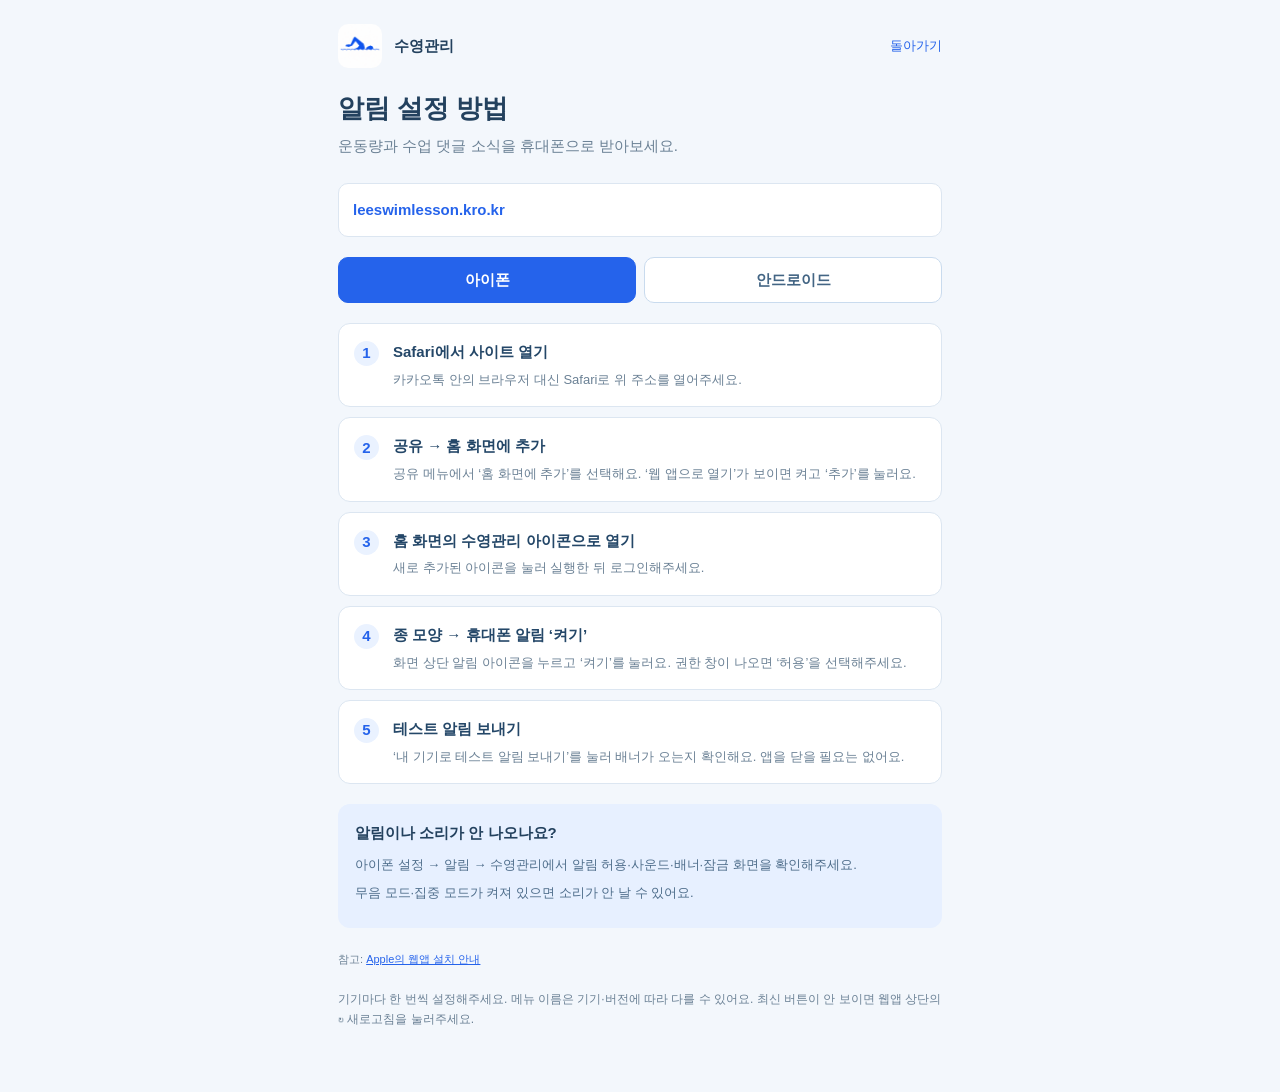
<file: notification-guide.html>
<!doctype html>
<html lang="ko">
<head>
<meta charset="utf-8" />
<meta name="viewport" content="width=device-width, initial-scale=1" />
<meta name="theme-color" content="#2563eb" />
<link rel="manifest" href="site.webmanifest?v=20261125-icons" />
<link rel="apple-touch-icon" sizes="180x180" href="icons/apple-touch-icon.png?v=20261125" />
<title>알림 설정 방법 | 수영관리</title>
<style>
*{box-sizing:border-box}body{margin:0;background:#f3f7fc;color:#23415e;font:15px/1.65 -apple-system,BlinkMacSystemFont,'Apple SD Gothic Neo',sans-serif}main{max-width:640px;margin:auto;padding:24px 18px 48px}a{color:#2563eb}header{display:flex;align-items:center;gap:12px;margin-bottom:24px}header img{width:44px;border-radius:10px}header a{margin-left:auto;text-decoration:none;font-size:13px}h1{font-size:26px;line-height:1.3;margin:0 0 8px}p{margin:0 0 14px;color:#6b8195}.intro{margin-bottom:24px}nav{display:flex;gap:8px;margin:20px 0}nav button{flex:1;min-height:46px;border:1px solid #c9dbee;border-radius:10px;background:white;color:#436584;font:inherit;font-weight:700;cursor:pointer}nav button[aria-selected=true]{background:#2563eb;color:white;border-color:#2563eb}section[hidden]{display:none}ol{list-style:none;margin:0;padding:0;counter-reset:steps}li{position:relative;background:#fff;border:1px solid #dce6f1;border-radius:12px;padding:16px 16px 16px 54px;margin-bottom:10px;counter-increment:steps}li:before{content:counter(steps);position:absolute;left:15px;top:17px;display:grid;place-items:center;width:25px;height:25px;border-radius:50%;background:#eaf2ff;color:#2563eb;font-weight:700}li strong{display:block;margin-bottom:4px;color:#244768}li p{font-size:13px;margin:0}aside{padding:17px;border-radius:12px;background:#e7f0ff;margin-top:20px}aside h2{font-size:15px;margin:0 0 8px}aside p{font-size:13px;color:#4e6d8b;margin-bottom:7px}.site{display:block;background:#fff;padding:14px;border:1px solid #dce6f1;border-radius:10px;overflow-wrap:anywhere;text-decoration:none;font-weight:700}.foot{font-size:12px;margin-top:22px}.source{font-size:11px}section:focus{outline:none}
</style>
</head>
<body><main>
<header><img src="icons/icon-192.png" alt="" /><strong>수영관리</strong><a href="member-home.html" id="guideBack">돌아가기</a></header>
<h1>알림 설정 방법</h1><p class="intro">운동량과 수업 댓글 소식을 휴대폰으로 받아보세요.</p>
<a class="site" href="https://leeswimlesson.kro.kr/">leeswimlesson.kro.kr</a>
<nav role="tablist" aria-label="휴대폰 종류"><button type="button" id="iosTab" role="tab" aria-controls="iosGuide" aria-selected="true" tabindex="0">아이폰</button><button type="button" id="androidTab" role="tab" aria-controls="androidGuide" aria-selected="false" tabindex="-1">안드로이드</button></nav>
<section id="iosGuide" role="tabpanel" aria-labelledby="iosTab" tabindex="0"><ol>
<li><strong>Safari에서 사이트 열기</strong><p>카카오톡 안의 브라우저 대신 Safari로 위 주소를 열어주세요.</p></li>
<li><strong>공유 → 홈 화면에 추가</strong><p>공유 메뉴에서 ‘홈 화면에 추가’를 선택해요. ‘웹 앱으로 열기’가 보이면 켜고 ‘추가’를 눌러요.</p></li>
<li><strong>홈 화면의 수영관리 아이콘으로 열기</strong><p>새로 추가된 아이콘을 눌러 실행한 뒤 로그인해주세요.</p></li>
<li><strong>종 모양 → 휴대폰 알림 ‘켜기’</strong><p>화면 상단 알림 아이콘을 누르고 ‘켜기’를 눌러요. 권한 창이 나오면 ‘허용’을 선택해주세요.</p></li>
<li><strong>테스트 알림 보내기</strong><p>‘내 기기로 테스트 알림 보내기’를 눌러 배너가 오는지 확인해요. 앱을 닫을 필요는 없어요.</p></li>
</ol><aside><h2>알림이나 소리가 안 나오나요?</h2><p>아이폰 설정 → 알림 → 수영관리에서 알림 허용·사운드·배너·잠금 화면을 확인해주세요.</p><p>무음 모드·집중 모드가 켜져 있으면 소리가 안 날 수 있어요.</p></aside><p class="source foot">참고: <a href="https://support.apple.com/ko-kr/guide/iphone/iphea86e5236/ios" target="_blank" rel="noopener">Apple의 웹앱 설치 안내</a></p></section>
<section id="androidGuide" role="tabpanel" aria-labelledby="androidTab" tabindex="0" hidden><ol>
<li><strong>Chrome에서 사이트 열기</strong><p>카카오톡 안의 브라우저 대신 Chrome으로 위 주소를 열어주세요.</p></li>
<li><strong>오른쪽 위 메뉴 → 설치</strong><p>‘설치 및 바로가기 만들기’ → ‘설치’를 눌러요. 기기에 따라 ‘홈 화면에 추가’ 또는 ‘앱 설치’로 보여요.</p></li>
<li><strong>홈 화면의 수영관리 아이콘으로 열기</strong><p>추가된 아이콘을 눌러 실행한 뒤 로그인해주세요.</p></li>
<li><strong>종 모양 → 휴대폰 알림 ‘켜기’</strong><p>화면 상단 알림 아이콘을 누르고 ‘켜기’를 눌러요. 권한 창이 나오면 ‘허용’을 선택해주세요.</p></li>
<li><strong>테스트 알림 보내기</strong><p>‘내 기기로 테스트 알림 보내기’를 눌러 배너가 오는지 확인해요. 앱을 닫을 필요는 없어요.</p></li>
</ol><aside><h2>알림이나 소리가 안 나오나요?</h2><p>휴대폰 설정 → 알림에서 수영관리 또는 Chrome의 알림을 허용해주세요.</p><p>Chrome → 설정 → 사이트 설정 → 알림과 무음·방해 금지 모드도 확인해주세요.</p></aside><p class="source foot">참고: <a href="https://support.google.com/chrome/answer/9658361?co=GENIE.Platform%3DAndroid&amp;hl=ko" target="_blank" rel="noopener">Google의 웹앱 설치 안내</a></p></section>
<p class="foot">기기마다 한 번씩 설정해주세요. 메뉴 이름은 기기·버전에 따라 다를 수 있어요. 최신 버튼이 안 보이면 웹앱 상단의 ↻ 새로고침을 눌러주세요.</p>
</main><script src="notification-guide.js?v=20261125"></script></body></html>
</file>
